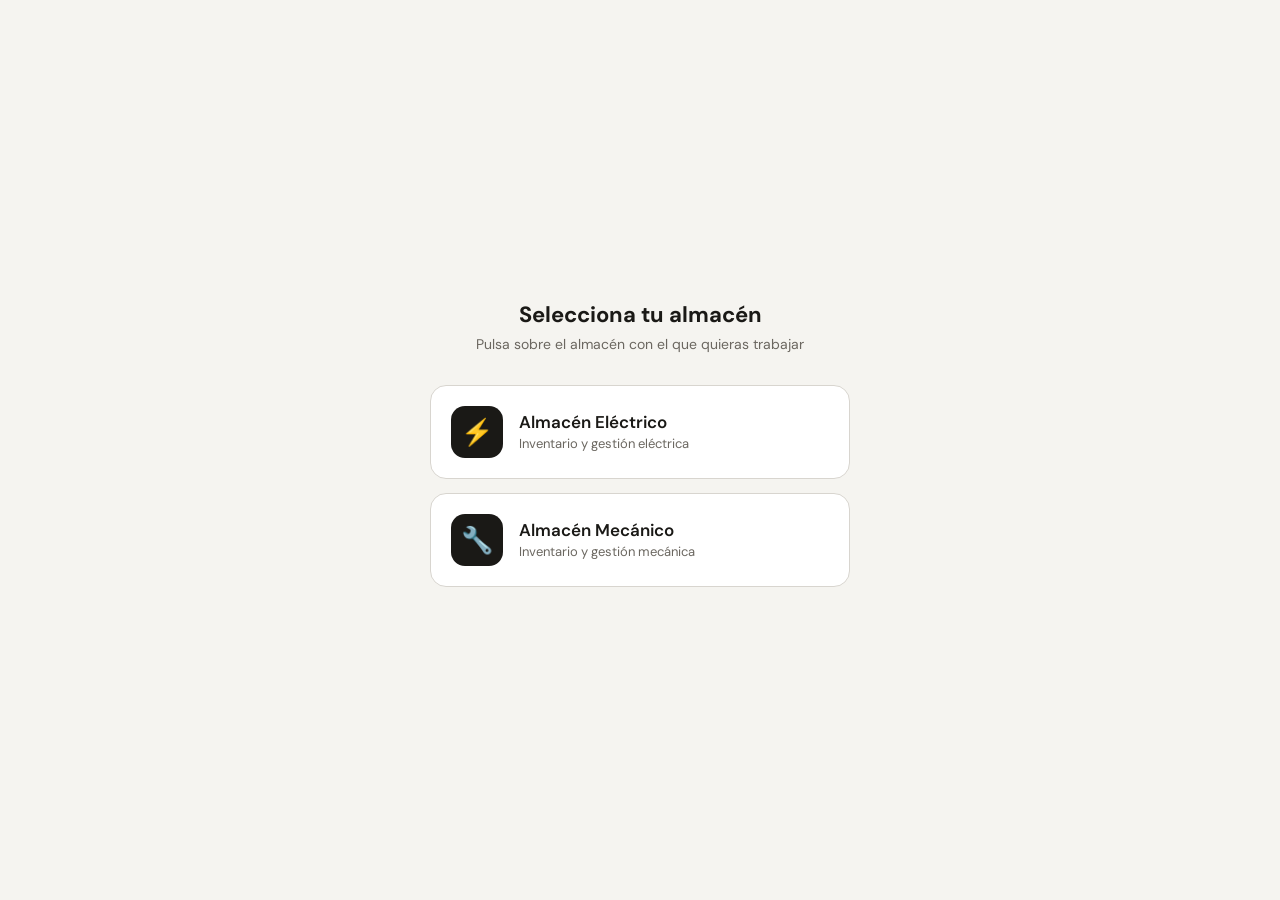
<file: index.html>
<!DOCTYPE html>
<html lang="es">
<head>
<meta charset="UTF-8">
<meta name="viewport" content="width=device-width, initial-scale=1.0, maximum-scale=1.0, user-scalable=no, viewport-fit=cover">
<title>Almacenes — Selección</title>
<link rel="preconnect" href="https://fonts.googleapis.com">
<link rel="preconnect" href="https://fonts.gstatic.com" crossorigin>
<link href="https://fonts.googleapis.com/css2?family=DM+Mono:wght@400;500&family=DM+Sans:wght@300;400;500;600;700&display=swap" rel="stylesheet">
<style>
  *{box-sizing:border-box;margin:0;padding:0;}
  html,body{font-family:'DM Sans',sans-serif;background:#f5f4f0;color:#1a1916;min-height:100vh;font-size:16px;}
  body{display:flex;align-items:center;justify-content:center;padding:24px;}
  .wrap{width:100%;max-width:420px;}
  .title{font-size:22px;font-weight:700;text-align:center;margin-bottom:6px;}
  .sub{font-size:14px;color:#6b6760;text-align:center;margin-bottom:32px;}
  .opt{display:flex;align-items:center;gap:16px;background:#fff;border:1px solid #d8d5cf;border-radius:16px;padding:20px;margin-bottom:14px;text-decoration:none;color:#1a1916;transition:border-color .15s,transform .1s;}
  .opt:active{transform:scale(0.98);}
  .opt:hover{border-color:#1a1916;}
  .opt .ic{width:52px;height:52px;border-radius:14px;background:#1a1916;color:#f5f4f0;display:flex;align-items:center;justify-content:center;font-size:26px;flex-shrink:0;}
  .opt .tx .n{font-size:17px;font-weight:600;}
  .opt .tx .d{font-size:13px;color:#6b6760;margin-top:2px;}
</style>
</head>
<body>
  <div class="wrap">
    <div class="title">Selecciona tu almacén</div>
    <div class="sub">Pulsa sobre el almacén con el que quieras trabajar</div>
    <a class="opt" href="almacen-electrico/index.html">
      <div class="ic">⚡</div>
      <div class="tx"><div class="n">Almacén Eléctrico</div><div class="d">Inventario y gestión eléctrica</div></div>
    </a>
    <a class="opt" href="almacen-mecanico/index.html">
      <div class="ic">🔧</div>
      <div class="tx"><div class="n">Almacén Mecánico</div><div class="d">Inventario y gestión mecánica</div></div>
    </a>
  </div>
</body>
</html>
</file>
